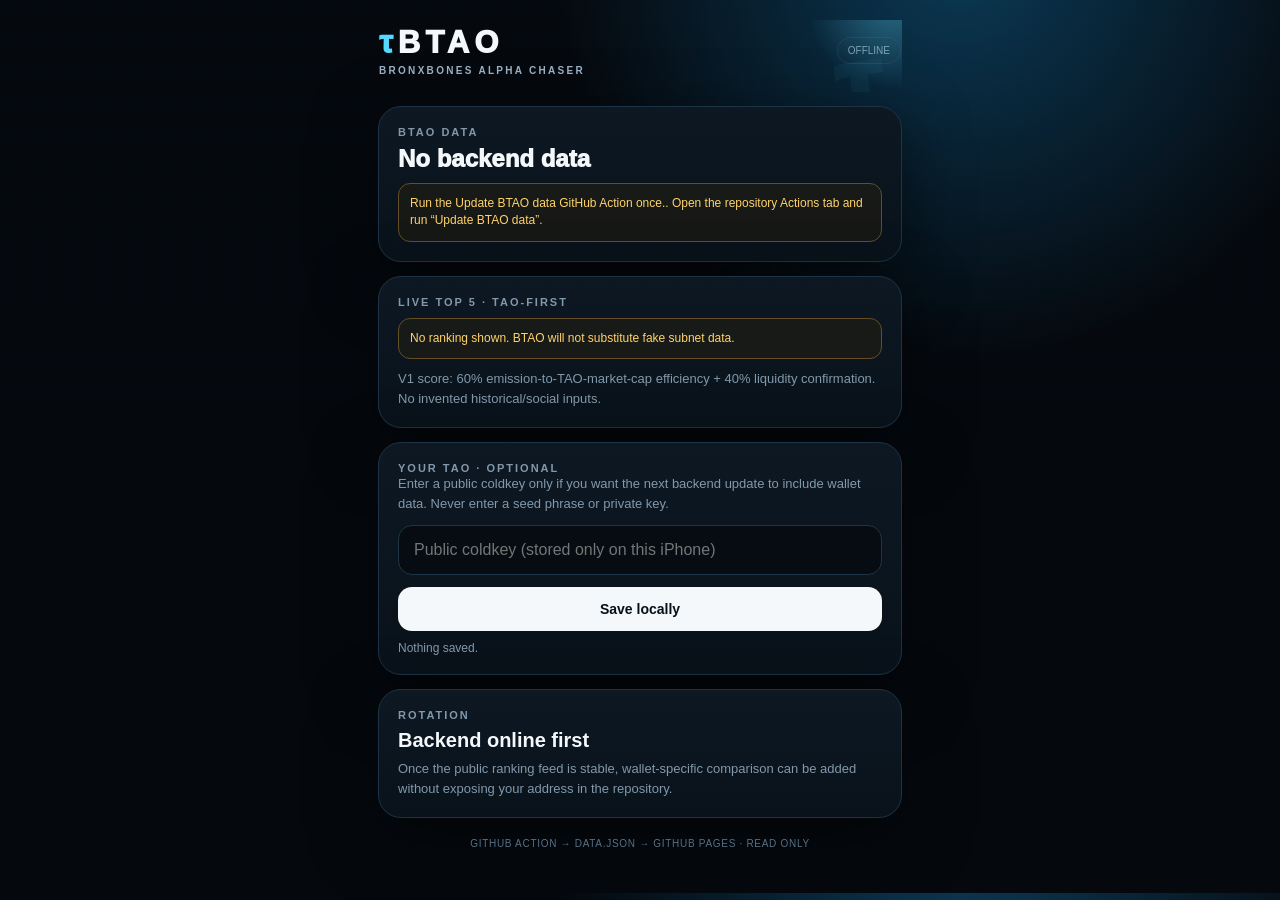
<file: index.html>
<!doctype html>
<html><head><meta charset="utf-8"><meta name="viewport" content="width=device-width,initial-scale=1,viewport-fit=cover"><meta name="theme-color" content="#05090e"><title>BTAO</title>
<style>
:root{--bg:#05090e;--card:#0b151f;--line:#1d3446;--text:#f4f8fb;--muted:#8298ab;--cyan:#55d9ff;--green:#60f3b0;--amber:#ffd36a}
*{box-sizing:border-box}body{margin:0;background:radial-gradient(circle at 75% -5%,#0b3955 0,transparent 30%),var(--bg);color:var(--text);font-family:-apple-system,BlinkMacSystemFont,"Segoe UI",sans-serif}
body:before{content:"";position:fixed;inset:0;pointer-events:none;opacity:.1;background-image:linear-gradient(#55d9ff18 1px,transparent 1px),linear-gradient(90deg,#55d9ff12 1px,transparent 1px);background-size:32px 32px;mask-image:linear-gradient(#000,transparent 72%)}
main{max-width:560px;margin:auto;padding:calc(env(safe-area-inset-top) + 20px) 18px 44px}.hero{position:relative;padding:5px 1px 16px;overflow:hidden}.orb{position:absolute;width:180px;height:180px;right:-80px;top:-105px;border-radius:50%;background:radial-gradient(circle,#65ddff55,transparent 67%)}.ghost{position:absolute;right:20px;top:5px;font-size:105px;font-weight:950;color:#55d9ff0d;transform:rotate(-8deg)}
.top{display:flex;justify-content:space-between;align-items:center}.brand{font-size:31px;font-weight:950;letter-spacing:5px}.tau{color:var(--cyan)}.sub{font-size:10px;letter-spacing:2.3px;color:#9aafc1;font-weight:850;margin-top:4px}.pill{font-size:10px;padding:7px 10px;border:1px solid var(--line);border-radius:999px;color:var(--muted)}.ok{color:var(--green)}
.card{background:linear-gradient(180deg,#0d1823,#09121a);border:1px solid var(--line);border-radius:23px;padding:19px;margin-top:14px;box-shadow:0 20px 65px #0008}.eye{font-size:11px;letter-spacing:2px;color:var(--muted);font-weight:850}.big{font-size:42px;font-weight:950;margin:7px 0}.muted{color:var(--muted);font-size:13px;line-height:1.5}.row{display:flex;gap:12px;align-items:center;padding:14px 0;border-bottom:1px solid #162938}.row:last-child{border:0}.rank{width:29px;color:var(--muted);font-weight:900}.grow{flex:1}.name{font-size:18px;font-weight:900}.meta{font-size:11px;color:var(--muted);margin-top:4px}.score{font-size:20px;font-weight:950}.green{color:var(--green)}
input{width:100%;padding:15px;border-radius:14px;border:1px solid var(--line);background:#060c12;color:#fff;font-size:16px;margin:12px 0}button{width:100%;border:0;border-radius:14px;padding:14px;font-weight:850;font-size:14px;background:#f4f8fb;color:#061019}.status{font-size:12px;color:var(--muted);margin-top:10px}.err{margin-top:10px;padding:11px;border:1px solid #654d25;border-radius:12px;color:var(--amber);background:#2b210d66;font-size:12px;line-height:1.45}.rotation{font-size:20px;font-weight:900;margin-top:8px}.tiny{text-align:center;font-size:10px;color:#587086;margin-top:20px;letter-spacing:.7px}.pulse{display:inline-block;width:7px;height:7px;border-radius:50%;background:var(--green);box-shadow:0 0 12px var(--green);margin-right:6px}
</style></head><body><main>
<div class="hero"><div class="orb"></div><div class="ghost">τ</div><div class="top"><div><div class="brand"><span class="tau">τ</span>BTAO</div><div class="sub">BRONXBONES ALPHA CHASER</div></div><div id="live" class="pill">SYNC</div></div></div>
<div class="card"><div class="eye">BTAO DATA</div><div id="stamp" class="big" style="font-size:24px">Loading…</div><div id="sync" class="muted">Reading same-origin data.json from GitHub Pages.</div></div>
<div class="card"><div class="eye">LIVE TOP 5 · TAO-FIRST</div><div id="top5"><div class="muted" style="padding-top:12px">Loading ranking…</div></div><div class="muted" style="margin-top:10px">V1 score: 60% emission-to-TAO-market-cap efficiency + 40% liquidity confirmation. No invented historical/social inputs.</div></div>
<div class="card"><div class="eye">YOUR TAO · OPTIONAL</div><div class="muted">Enter a public coldkey only if you want the next backend update to include wallet data. Never enter a seed phrase or private key.</div><input id="addr" placeholder="Public coldkey (stored only on this iPhone)"><button id="save">Save locally</button><div id="walletNote" class="status"></div></div>
<div class="card"><div class="eye">ROTATION</div><div class="rotation">Backend online first</div><div class="muted" style="margin-top:7px">Once the public ranking feed is stable, wallet-specific comparison can be added without exposing your address in the repository.</div></div>
<div class="tiny">GITHUB ACTION → DATA.JSON → GITHUB PAGES · READ ONLY</div>
<script>
const $=x=>document.querySelector(x), KEY='btao_wallet';
function esc(x){return String(x??'').replace(/[&<>"']/g,m=>({'&':'&amp;','<':'&lt;','>':'&gt;','"':'&quot;',"'":'&#39;'}[m]))}
async function load(){
 try{
  const r=await fetch('./data.json?v='+Date.now(),{cache:'no-store'});
  if(!r.ok)throw Error('data.json HTTP '+r.status);
  const d=await r.json();
  if(!d.ok)throw Error(d.error||'backend update failed');
  live.textContent='LIVE';live.classList.add('ok');
  const dt=new Date(d.generated_at); stamp.textContent=dt.toLocaleString();
  sync.innerHTML='<span class="pulse"></span>'+esc(d.subnet_count)+' verified subnet economics rows';
  top5.innerHTML=d.top5.map((x,i)=>`<div class="row"><div class="rank">0${i+1}</div><div class="grow"><div class="name">${esc(x.name)}</div><div class="meta">SN${x.netuid} · emission ${(x.emission_share*100).toFixed(2)}% · ${x.tao_in_pool_tao.toFixed(1)} τ pool</div></div><div class="score ${i<2?'green':''}">${x.score.toFixed(1)}</div></div>`).join('');
 }catch(e){
  live.textContent='OFFLINE';stamp.textContent='No backend data';
  sync.innerHTML='<div class="err">'+esc(e.message)+'. Open the repository Actions tab and run “Update BTAO data”.</div>';
  top5.innerHTML='<div class="err">No ranking shown. BTAO will not substitute fake subnet data.</div>';
 }
}
addr.value=localStorage.getItem(KEY)||''; walletNote.textContent=addr.value?'Public coldkey saved locally.':'Nothing saved.';
save.onclick=()=>{const a=addr.value.trim();if(a&&a.length<40)return alert('That does not look like a Bittensor SS58 address.');localStorage.setItem(KEY,a);walletNote.textContent=a?'Public coldkey saved locally.':'Nothing saved.'};
load();
</script></main></body></html>
</file>
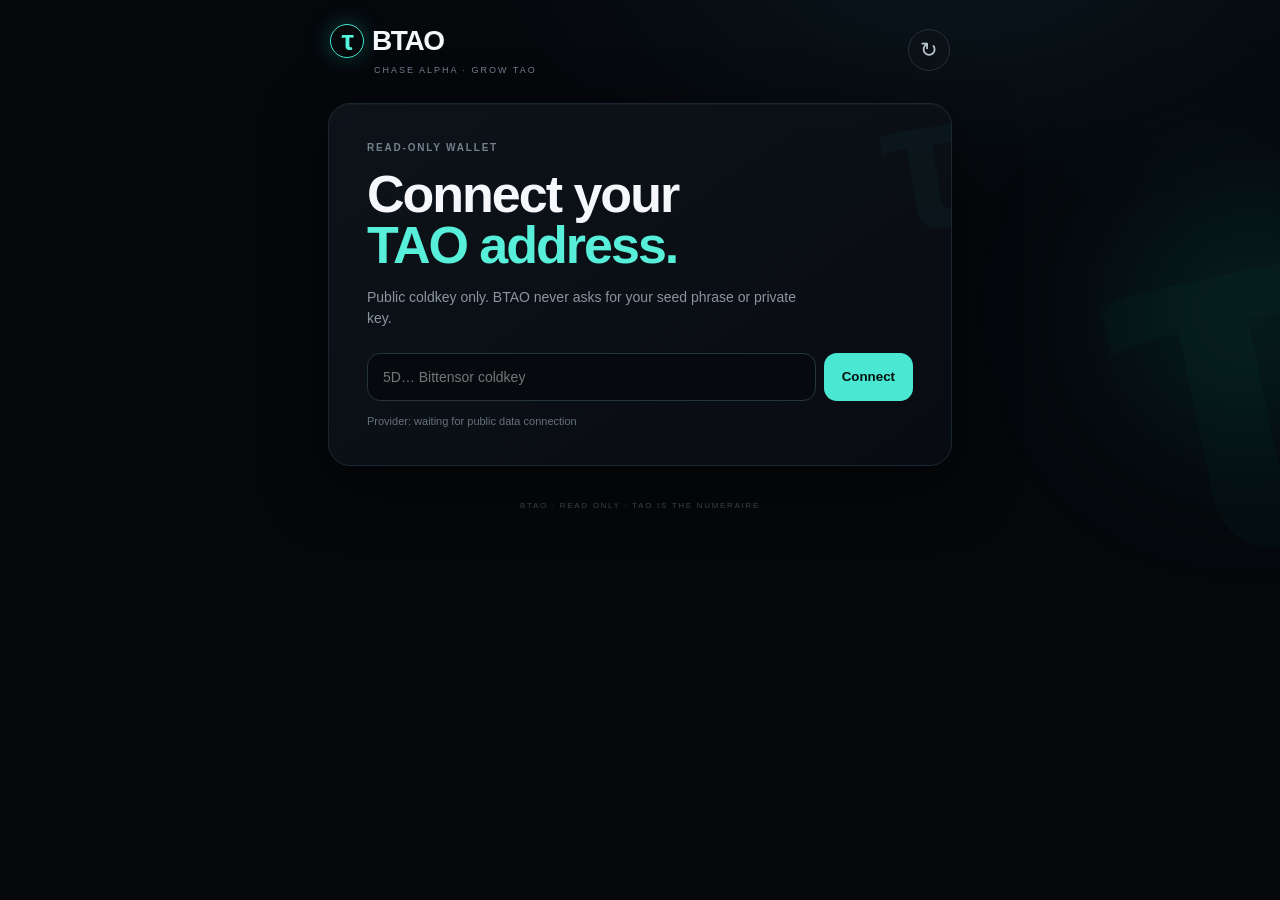
<file: BTAO-single-index.html>
<!doctype html><html><head><meta charset='utf-8'><meta name='viewport' content='width=device-width,initial-scale=1,viewport-fit=cover'><meta name='theme-color' content='#06080d'><title>BTAO</title><style>*{box-sizing:border-box}html{background:#05070b;color:#f5f7fb;font-family:-apple-system,BlinkMacSystemFont,"SF Pro Display",Inter,Arial,sans-serif}body{margin:0;min-height:100vh;background:radial-gradient(800px 420px at 75% -5%,#12343f55,transparent 60%),#05070b}body:before{content:"τ";position:fixed;right:-5vw;top:8vh;font-size:min(80vw,520px);font-weight:900;color:#42f2d706;transform:rotate(-12deg);pointer-events:none}.glow{position:fixed;width:260px;height:260px;border-radius:50%;background:#16e6c41c;filter:blur(80px);right:-100px;top:180px}main{position:relative;max-width:680px;margin:auto;padding:max(22px,env(safe-area-inset-top)) 18px max(28px,env(safe-area-inset-bottom))}header{display:flex;align-items:center;justify-content:space-between;margin:2px 2px 28px}.brand{font-weight:900;letter-spacing:-1.4px;font-size:28px}.tau{display:inline-grid;place-items:center;width:34px;height:34px;margin-right:8px;border:1px solid #41e8d2;border-radius:50%;color:#53f4dc;box-shadow:0 0 22px #22e5c544}.tag{font-size:9px;letter-spacing:2px;color:#73808e;margin:7px 0 0 44px}.icon{width:42px;height:42px;border-radius:50%;border:1px solid #26313a;background:#0c1118;color:#b9c7d2;font-size:21px}.card{background:linear-gradient(145deg,#10161dcc,#090d13e8);border:1px solid #1b2730;border-radius:22px;box-shadow:0 18px 60px #0008,inset 0 1px #ffffff08}.hero{padding:28px 22px;overflow:hidden;position:relative}.hero:after{content:'τ';position:absolute;right:-16px;top:-50px;font-size:190px;font-weight:900;color:#42f2d708;transform:rotate(-9deg)}.eyebrow{font-size:10px;letter-spacing:1.8px;color:#71818e;font-weight:800}.hero h1{font-size:42px;line-height:.98;letter-spacing:-2px;margin:16px 0}.hero h1 span{color:#57efd9}.hero p{color:#8996a1;font-size:14px;line-height:1.5;max-width:430px}form{display:flex;gap:8px;margin-top:24px;position:relative;z-index:2}input{min-width:0;flex:1;background:#060a0f;border:1px solid #26343e;border-radius:13px;padding:15px;color:white;font-size:14px;outline:none}input:focus{border-color:#42e6cf}form button{border:0;border-radius:13px;background:#4ae8d2;color:#03110f;font-weight:900;padding:0 18px}.note{font-size:11px;color:#64727d;margin-top:14px}.balance{padding:21px;display:flex;align-items:center;justify-content:space-between}.big{font-size:38px;font-weight:900;letter-spacing:-2px;margin-top:7px}.sub{font-size:11px;color:#687681;margin-top:6px}.live{font-size:9px;font-weight:800;letter-spacing:1px;color:#75828d}.live i{display:block;margin:auto auto 7px;width:8px;height:8px;border-radius:50%;background:#59636b}.live.ok i{background:#48efb1;box-shadow:0 0 15px #48efb1}.sectionTitle{display:flex;align-items:end;justify-content:space-between;margin:27px 3px 11px;font-size:13px;font-weight:900;letter-spacing:.5px}.sectionTitle small{font-size:9px;color:#596873;font-weight:600}.top5{display:grid;gap:8px}.rank{display:grid;grid-template-columns:36px 1fr auto;align-items:center;padding:15px 16px;background:#0c1117cc;border:1px solid #17232c;border-radius:16px}.rank .n{font-size:11px;color:#50606b;font-weight:900}.rank .name{font-weight:800}.rank .meta{font-size:10px;color:#63737f;margin-top:4px}.score{font-size:20px;font-weight:900;color:#58ead5}.rotation{margin-top:13px;padding:19px;border-color:#24423f}.rotation strong{display:block;margin-top:7px}.rotation p{font-size:11px;color:#71808b;margin:7px 0 0;line-height:1.45}.positions{padding:10px}.empty{text-align:center;padding:25px 10px;color:#667580;font-size:12px}footer{text-align:center;color:#3f4b54;font-size:8px;letter-spacing:1.7px;margin-top:35px}@media(min-width:650px){main{padding-left:28px;padding-right:28px}.hero{padding:38px}.hero h1{font-size:52px}}
</style></head><body>
<div class='glow'></div><main>
<header><div><div class='brand'><span class='tau'>τ</span>BTAO</div><div class='tag'>CHASE ALPHA · GROW TAO</div></div><button id='refresh' class='icon'>↻</button></header>
<section id='connect' class='hero card'><div class='eyebrow'>READ-ONLY WALLET</div><h1>Connect your<br><span>TAO address.</span></h1><p>Public coldkey only. BTAO never asks for your seed phrase or private key.</p><form id='walletForm'><input id='address' autocomplete='off' placeholder='5D… Bittensor coldkey'><button>Connect</button></form><div id='providerNote' class='note'>Provider: waiting for public data connection</div></section>
<section id='dash' hidden>
<div class='balance card'><div><div class='eyebrow'>TOTAL TAO-EQUIVALENT</div><div class='big' id='total'>— τ</div><div class='sub' id='walletShort'></div></div><div class='live'><i></i><span id='liveText'>DATA OFFLINE</span></div></div>
<div class='sectionTitle'><span>LIVE TOP 5</span><small>60% emission edge · 40% confirmation</small></div><div id='top5' class='top5'></div>
<div id='rotation' class='rotation card'><div class='eyebrow'>ROTATION ENGINE</div><strong>Waiting for verified live data</strong><p>BTAO will only show HOLD / ROTATE after the ranking feed is verified.</p></div>
<div class='sectionTitle'><span>YOUR POSITIONS</span><small>TAO denominated</small></div><div id='positions' class='positions card'><div class='empty'>Connect a live provider to load subnet positions.</div></div>
</section>
<footer>BTAO · READ ONLY · TAO IS THE NUMERAIRE</footer></main><script>const $=s=>document.querySelector(s);const KEY='btao_wallet';
const demo=[['Targon',4,91.8],['IOTA',9,88.6],['Chutes',64,86.1],['Gradients',56,83.9],['Compute',27,81.7]];
function short(a){return a?`${a.slice(0,7)}…${a.slice(-6)}`:''}
function renderShell(a){$('#connect').hidden=true;$('#dash').hidden=false;$('#walletShort').textContent=short(a);$('#top5').innerHTML=demo.map((x,i)=>`<div class="rank"><div class="n">0${i+1}</div><div><div class="name">${x[0]}</div><div class="meta">SN${x[1]} · preview layout</div></div><div class="score">—</div></div>`).join('');}
async function refresh(){const a=localStorage.getItem(KEY);if(!a)return;renderShell(a);$('#total').textContent='— τ';$('#liveText').textContent='PROVIDER NEEDED';$('#providerNote').textContent='No secrets are embedded in this public Pages build.';}
$('#walletForm').addEventListener('submit',e=>{e.preventDefault();const a=$('#address').value.trim();if(a.length<20)return alert('Enter a valid public Bittensor coldkey address.');localStorage.setItem(KEY,a);refresh()});$('#refresh').onclick=refresh;const saved=localStorage.getItem(KEY);if(saved){$('#address').value=saved;refresh()}
</script></body></html>
</file>
